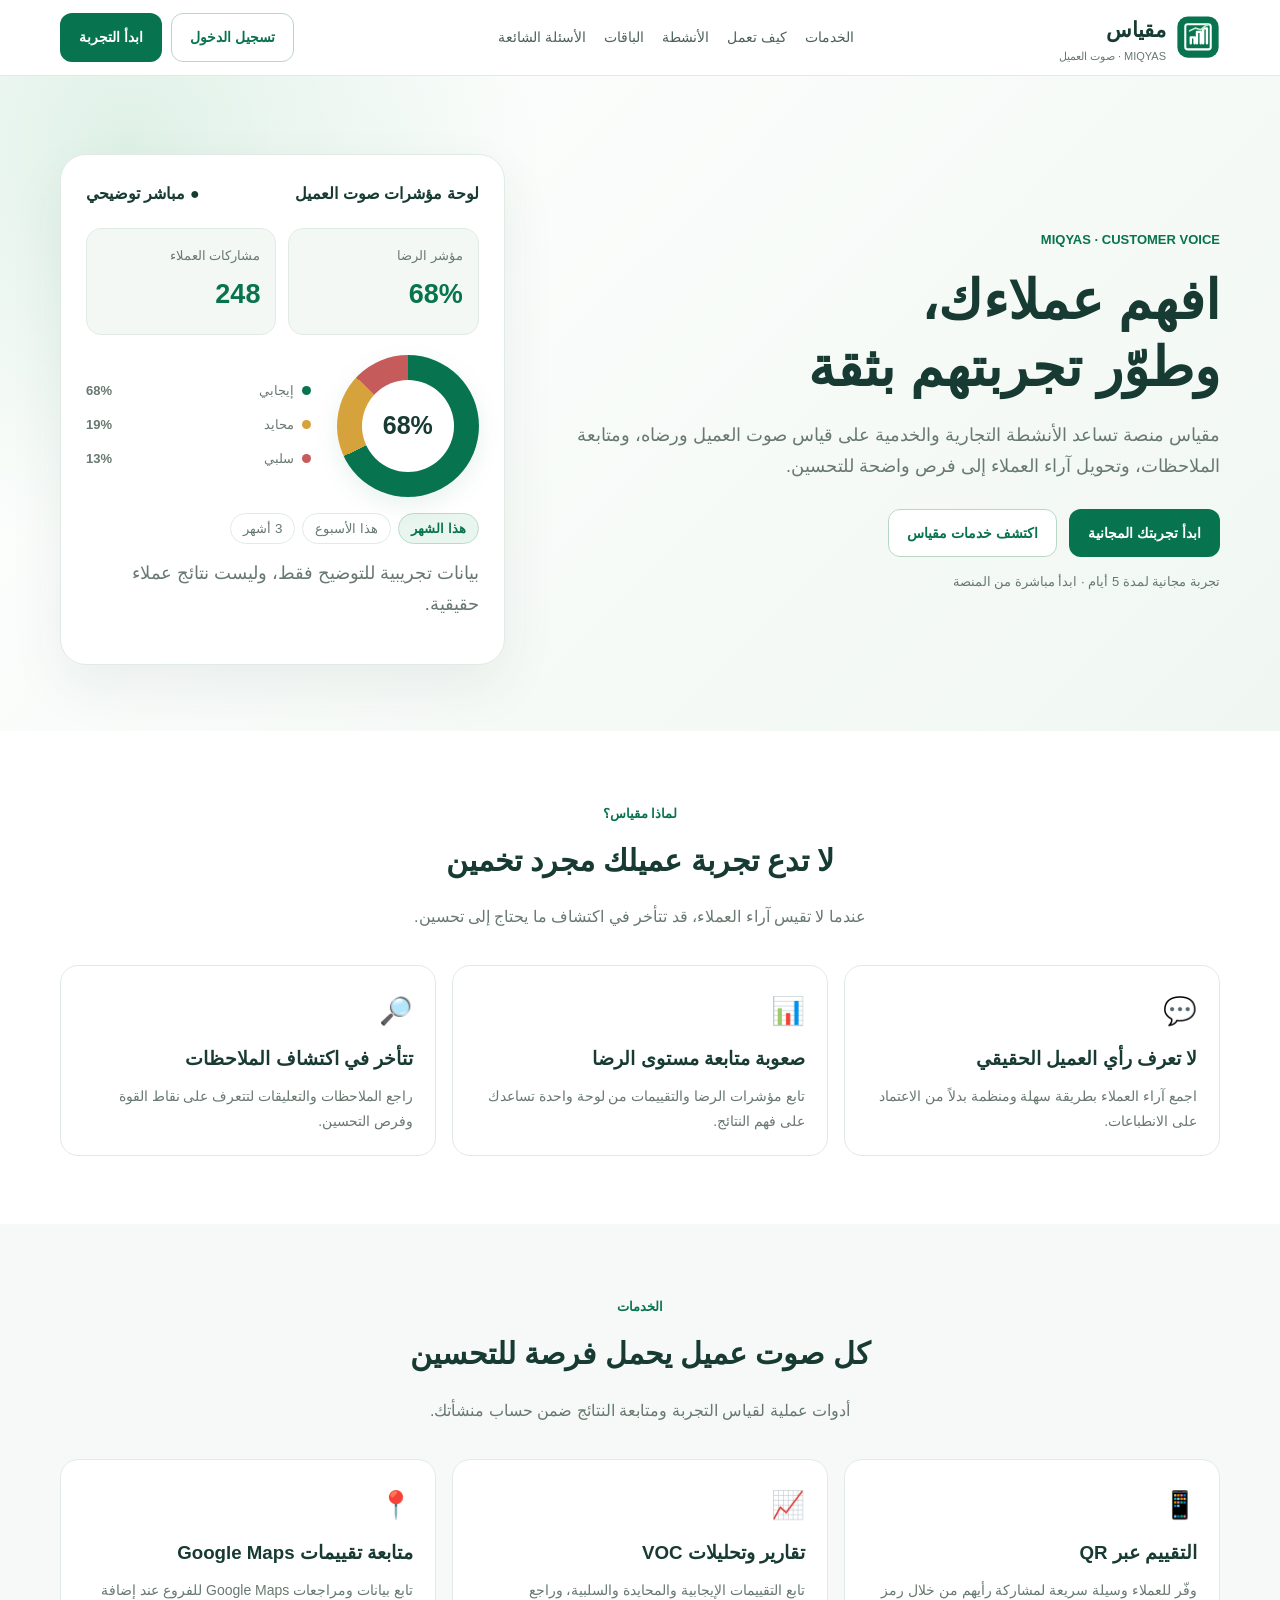
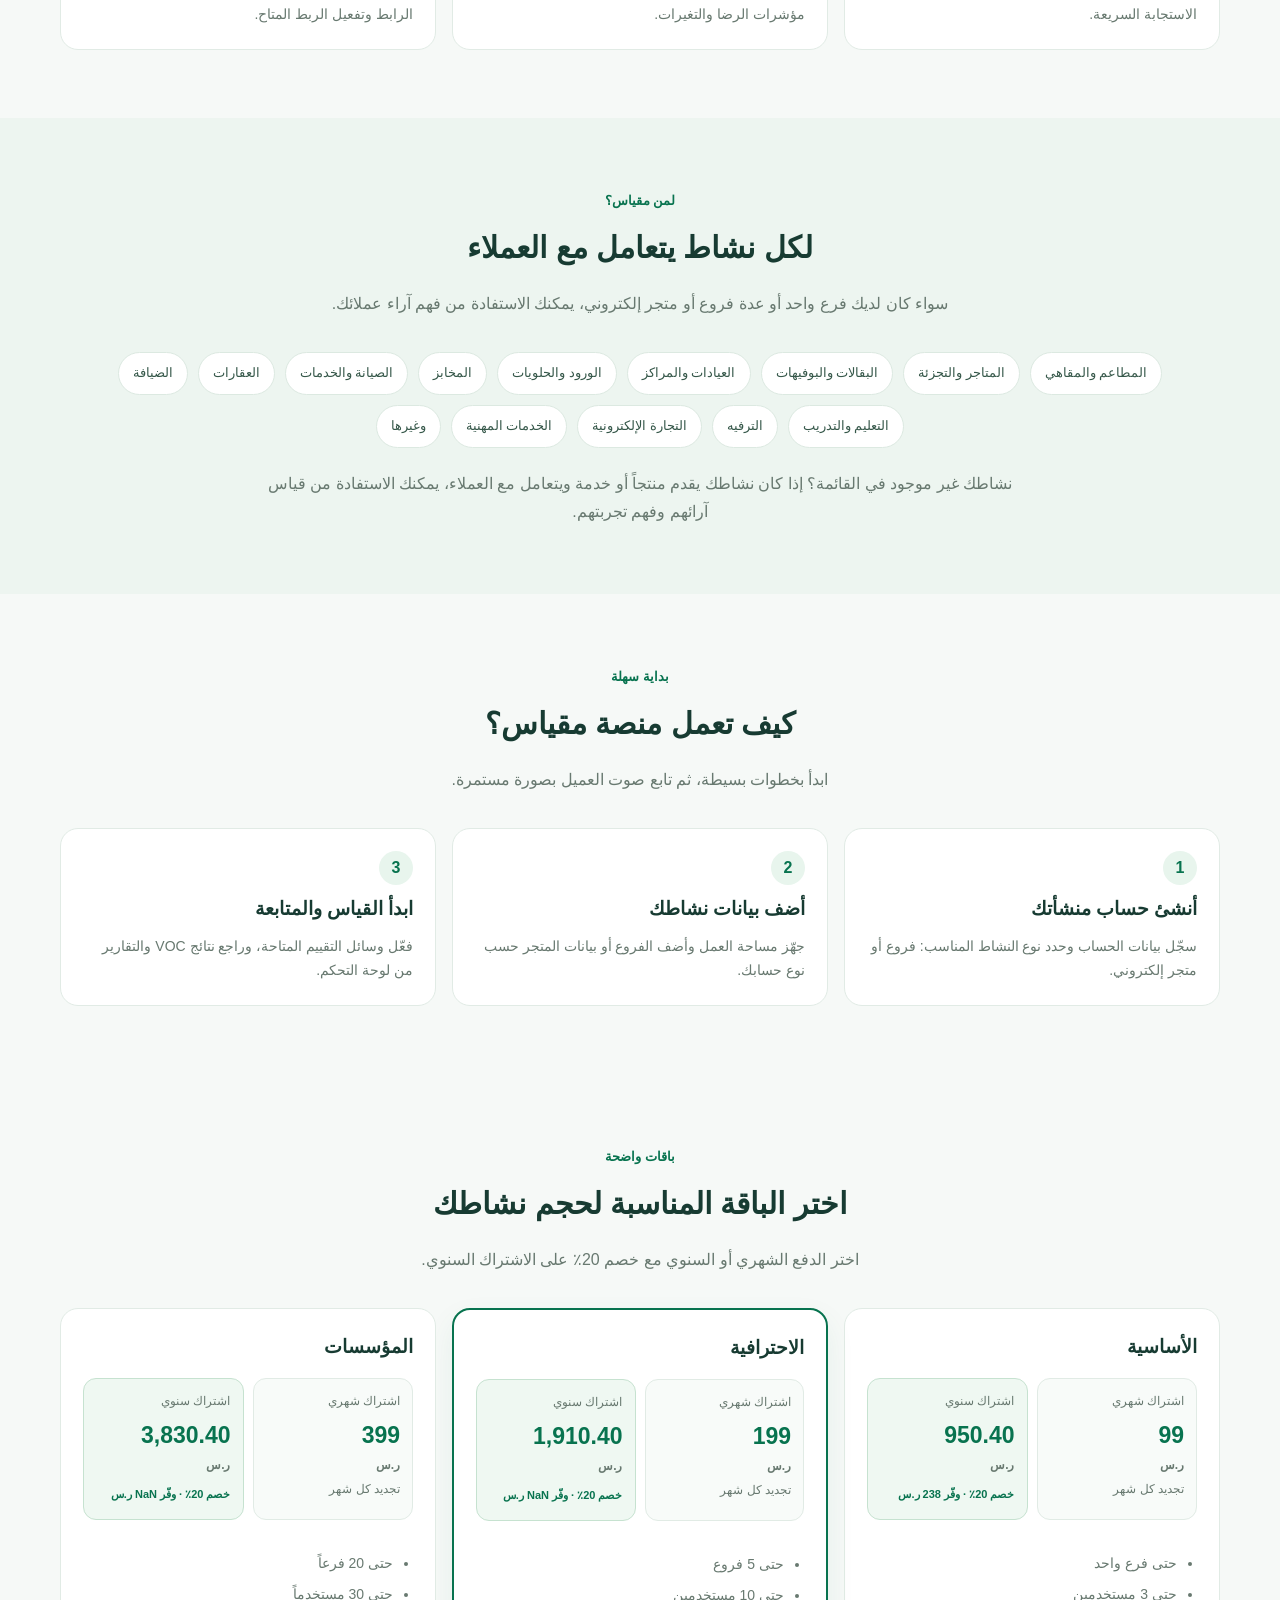
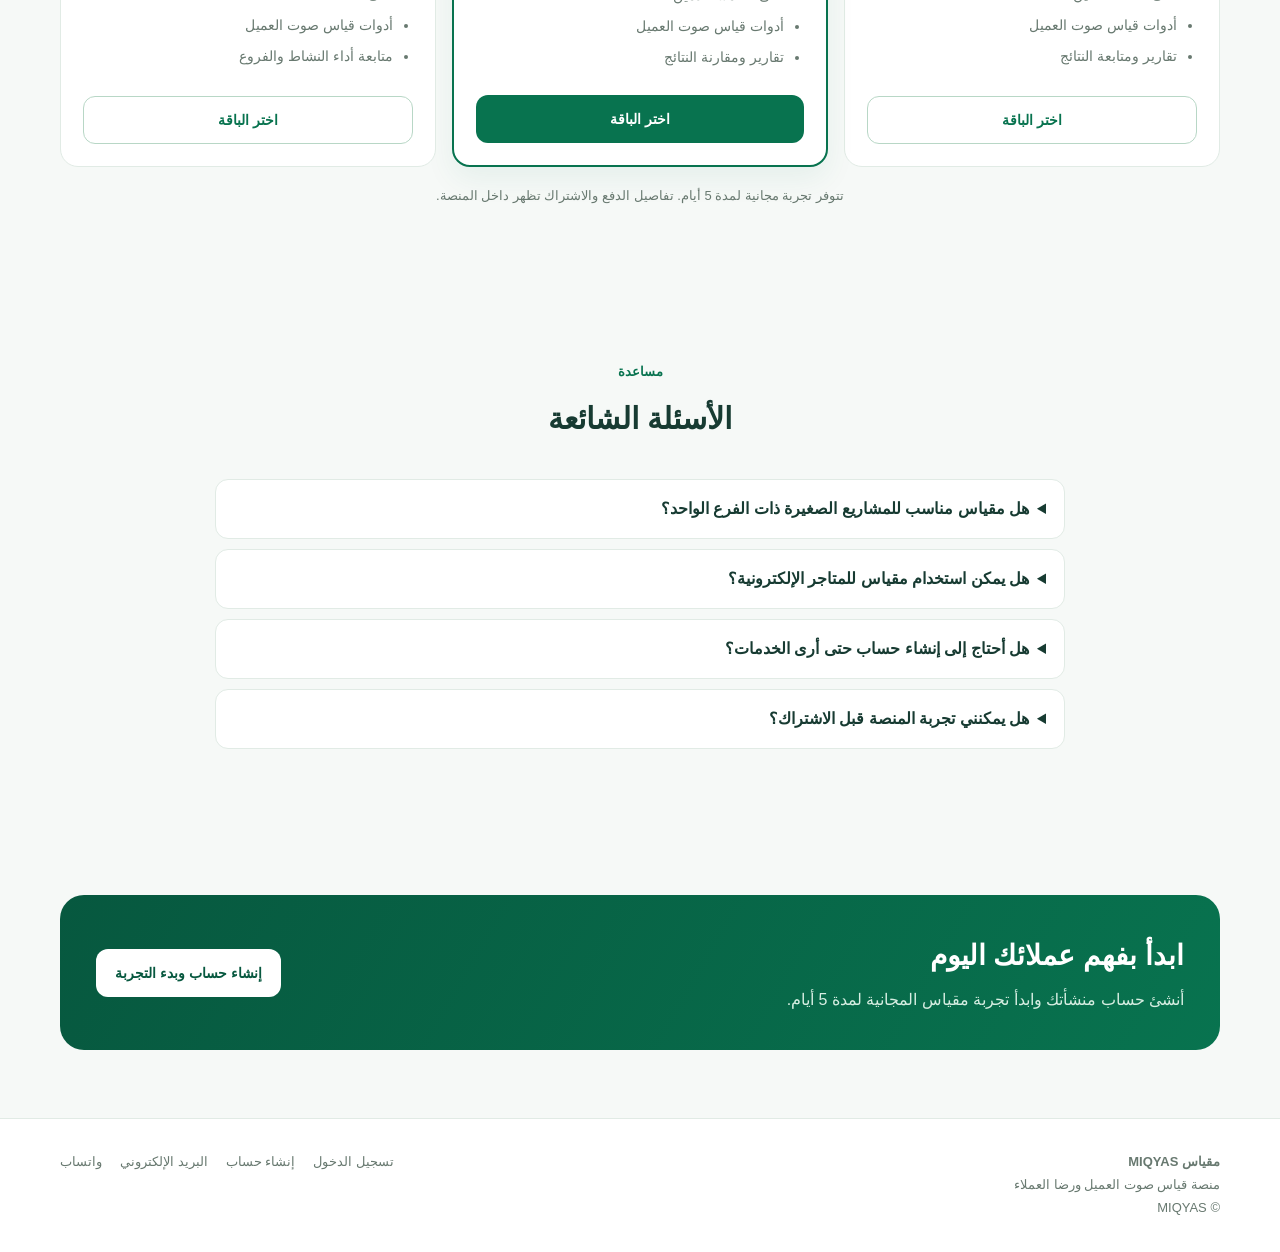
<file: index.html>
<!doctype html>
<html lang="ar" dir="rtl">
<head>
<meta charset="utf-8"><meta name="viewport" content="width=device-width,initial-scale=1"><meta name="theme-color" content="#086b4b">
<meta name="description" content="مقياس MIQYAS — منصة قياس صوت العميل ورضا العملاء وتحسين تجربة العملاء للأنشطة التجارية والخدمية.">
<title>مقياس MIQYAS | افهم عملاءك وطوّر تجربتهم</title><link rel="icon" href="icon.svg" type="image/svg+xml">
<style>
:root{--g:#08734f;--deep:#07583f;--navy:#173b32;--ink:#1b2923;--muted:#687970;--line:#e1ebe5;--bg:#f6f9f7}*{box-sizing:border-box}html{scroll-behavior:smooth}body{margin:0;background:var(--bg);color:var(--ink);font-family:Tahoma,Arial,sans-serif;line-height:1.75}a{color:inherit;text-decoration:none}.container{width:min(1160px,calc(100% - 36px));margin:auto}header{height:76px;background:#fff;border-bottom:1px solid var(--line);display:flex;align-items:center;position:sticky;top:0;z-index:10}.nav{display:flex;align-items:center;justify-content:space-between;gap:20px}.brand{display:flex;align-items:center;gap:10px;font-weight:800;color:var(--navy);font-size:21px}.brand img{width:44px;height:44px;object-fit:contain}.brand small{display:block;color:var(--muted);font-size:11px;font-weight:400;line-height:1.3}.navlinks,.actions{display:flex;align-items:center;gap:18px}.navlinks{color:#4f6258;font-size:14px}.actions{gap:9px}.btn{display:inline-flex;align-items:center;justify-content:center;padding:11px 18px;border-radius:12px;font-weight:700;font-size:14px;border:1px solid transparent;cursor:pointer}.btn-primary{background:var(--g);color:#fff}.btn-outline{background:#fff;color:var(--g);border-color:#b8d7c6}.hero{padding:78px 0 66px;background:radial-gradient(circle at 10% 10%,#dff1e7 0,transparent 32%),linear-gradient(135deg,#fff 0%,#f0f7f2 100%)}.hero-grid{display:grid;grid-template-columns:1.2fr .8fr;align-items:center;gap:48px}.eyebrow{color:var(--g);font-weight:800;font-size:13px}.hero h1{font-size:clamp(34px,5vw,54px);line-height:1.25;color:var(--navy);margin:14px 0}.hero p{font-size:18px;color:var(--muted);max-width:650px}.hero-actions{display:flex;gap:12px;flex-wrap:wrap;margin-top:26px}.trial{font-size:13px;color:var(--muted);margin-top:14px}.hero-visual{background:#fff;border:1px solid var(--line);border-radius:26px;padding:25px;box-shadow:0 22px 55px #173b3212}.visual-head{display:flex;justify-content:space-between;color:var(--navy);font-weight:700}.visual-kpis{display:grid;grid-template-columns:repeat(2,1fr);gap:12px;margin:20px 0}.kpi{background:#f3f8f5;border:1px solid var(--line);border-radius:15px;padding:15px}.kpi small{display:block;color:var(--muted)}.kpi b{display:block;color:var(--g);font-size:27px;margin-top:4px}.visual-bars{display:grid;gap:12px}.bar{height:10px;background:#edf2ee;border-radius:20px;overflow:hidden}.bar i{display:block;height:100%;border-radius:20px;background:linear-gradient(90deg,#8bc8a7,var(--g));transition:width .7s ease}.hero-visual{position:relative;overflow:hidden}.visual-chart{display:grid;grid-template-columns:150px 1fr;gap:18px;align-items:center;margin-top:18px}.donut{width:142px;height:142px;border-radius:50%;background:conic-gradient(#08734f 0 68%,#d6a23c 68% 87%,#c65b5b 87% 100%);display:grid;place-items:center;position:relative;box-shadow:0 8px 24px #08734f18}.donut:before{content:"";position:absolute;width:92px;height:92px;background:#fff;border-radius:50%}.donut b{position:relative;color:var(--navy);font-size:25px}.chart-legend{display:grid;gap:11px}.legend-row{display:flex;justify-content:space-between;gap:12px;font-size:13px;color:var(--muted)}.legend-row span:first-child:before{content:"";display:inline-block;width:9px;height:9px;border-radius:50%;background:var(--dot);margin-left:8px}.chart-tabs{display:flex;gap:7px;margin-top:16px}.chart-tabs button{border:1px solid var(--line);background:#fff;border-radius:20px;padding:7px 12px;color:var(--muted);cursor:pointer}.chart-tabs button.active{background:#e9f6ef;border-color:#b9dcc8;color:var(--g);font-weight:700}.pricing-pair{display:grid;grid-template-columns:1fr 1fr;gap:9px;margin:14px 0}.price-option{border:1px solid var(--line);border-radius:13px;padding:12px;background:#f8fbf9}.price-option.annual{background:#eff8f2;border-color:#c6e2d0}.price-option small{display:block;color:var(--muted);font-size:12px}.price-option b{display:block;font-size:23px;color:var(--g);margin:3px 0}.price-option em{font-style:normal;color:#08734f;font-size:11px;font-weight:700}.plan .btn{margin-top:8px}section.content{padding:68px 0}.section-head{text-align:center;max-width:760px;margin:0 auto 34px}.section-head h2{font-size:30px;color:var(--navy);margin:8px 0}.section-head p,.feature p,.step p{color:var(--muted)}.grid{display:grid;grid-template-columns:repeat(3,minmax(0,1fr));gap:16px}.feature,.step,.plan{background:#fff;border:1px solid var(--line);border-radius:18px;padding:22px}.feature .ico{font-size:27px}.feature h3,.step h3{color:var(--navy);margin:8px 0}.feature p,.step p{font-size:14px;margin:0}.pain{background:#fff}.steps{counter-reset:steps}.step:before{counter-increment:steps;content:counter(steps);display:grid;place-items:center;width:34px;height:34px;border-radius:50%;background:#e8f5ed;color:var(--g);font-weight:800}.audience{background:#edf5f0}.chips{display:flex;justify-content:center;gap:10px;flex-wrap:wrap}.chip{background:#fff;border:1px solid #dce9e1;color:#36584a;padding:9px 14px;border-radius:30px;font-size:13px}.audience-note{text-align:center;color:var(--muted);margin:22px auto 0;max-width:780px}.pricing{align-items:stretch}.plan{display:flex;flex-direction:column}.plan h3{margin:0;color:var(--navy)}.price{font-size:34px;font-weight:800;color:var(--g);margin:8px 0}.price small{font-size:13px;color:var(--muted);font-weight:400}.plan ul{padding-right:20px;color:var(--muted);font-size:14px;line-height:2.2;flex:1}.plan .btn{width:100%}.plan.featured{border:2px solid var(--g);box-shadow:0 12px 30px #08734f12}.faq{max-width:850px;margin:auto}.faq details{background:#fff;border:1px solid var(--line);border-radius:13px;padding:15px 18px;margin:10px 0}.faq summary{cursor:pointer;font-weight:700;color:var(--navy)}.faq p{color:var(--muted);margin-bottom:0}.cta{background:linear-gradient(120deg,var(--deep),var(--g));color:#fff;border-radius:24px;padding:36px;display:flex;justify-content:space-between;align-items:center;gap:22px}.cta h2{margin:0 0 6px;font-size:28px}.cta p{margin:0;color:#d7eee2}.cta .btn{background:#fff;color:var(--deep);white-space:nowrap}footer{padding:32px 0;background:#fff;border-top:1px solid var(--line);color:var(--muted);font-size:13px}.foot{display:flex;justify-content:space-between;gap:20px;flex-wrap:wrap}.footlinks{display:flex;gap:18px;flex-wrap:wrap}
@media(max-width:820px){.navlinks{display:none}.hero{padding:50px 0}.hero-grid{grid-template-columns:1fr;gap:28px}.grid{grid-template-columns:1fr}.cta{align-items:flex-start;flex-direction:column}.cta .btn{width:100%}.section-head h2{font-size:26px}}@media(max-width:480px){.visual-chart{grid-template-columns:1fr;justify-items:center}.chart-legend{width:100%}.container{width:calc(100% - 26px)}header{height:66px}.brand{font-size:18px}.brand img{width:39px;height:39px}.nav .actions .btn-outline{display:none}.nav .btn{padding:9px 12px;font-size:12px}.hero h1{font-size:34px}.hero p{font-size:16px}.hero-visual{padding:17px}.visual-kpis{gap:8px}.kpi{padding:12px}.kpi b{font-size:23px}section.content{padding:50px 0}}
</style>
<script>if(location.search||location.hash)location.replace('app.html'+location.search+location.hash);</script>
</head><body>
<header><div class="container nav"><a class="brand" href="#"><img src="icon.svg" alt="شعار مقياس"><span>مقياس<small>MIQYAS · صوت العميل</small></span></a><nav class="navlinks"><a href="#features">الخدمات</a><a href="#how">كيف تعمل</a><a href="#audience">الأنشطة</a><a href="#pricing">الباقات</a><a href="#faq">الأسئلة الشائعة</a></nav><div class="actions"><a class="btn btn-outline" href="app.html">تسجيل الدخول</a><a class="btn btn-primary" href="app.html?signup=1">ابدأ التجربة</a></div></div></header>
<main>
<section class="hero"><div class="container hero-grid"><div><span class="eyebrow">MIQYAS · CUSTOMER VOICE</span><h1>افهم عملاءك،<br>وطوّر تجربتهم بثقة</h1><p>مقياس منصة تساعد الأنشطة التجارية والخدمية على قياس صوت العميل ورضاه، ومتابعة الملاحظات، وتحويل آراء العملاء إلى فرص واضحة للتحسين.</p><div class="hero-actions"><a class="btn btn-primary" href="app.html?signup=1">ابدأ تجربتك المجانية</a><a class="btn btn-outline" href="#features">اكتشف خدمات مقياس</a></div><div class="trial">تجربة مجانية لمدة 5 أيام · ابدأ مباشرة من المنصة</div></div><div class="hero-visual"><div class="visual-head"><span>لوحة مؤشرات صوت العميل</span><span>● مباشر توضيحي</span></div><div class="visual-kpis"><div class="kpi"><small>مؤشر الرضا</small><b id="demoSatisfaction">68%</b></div><div class="kpi"><small>مشاركات العملاء</small><b id="demoResponses">248</b></div></div><div class="visual-chart"><div class="donut" id="demoDonut"><b id="demoDonutValue">68%</b></div><div class="chart-legend"><div class="legend-row"><span style="--dot:#08734f">إيجابي</span><b id="demoPositive">68%</b></div><div class="legend-row"><span style="--dot:#d6a23c">محايد</span><b id="demoNeutral">19%</b></div><div class="legend-row"><span style="--dot:#c65b5b">سلبي</span><b id="demoNegative">13%</b></div></div></div><div class="chart-tabs" role="group" aria-label="تغيير العرض التوضيحي"><button class="active" type="button" data-demo-chart="month">هذا الشهر</button><button type="button" data-demo-chart="week">هذا الأسبوع</button><button type="button" data-demo-chart="quarter">3 أشهر</button></div><p class="trial">بيانات تجريبية للتوضيح فقط، وليست نتائج عملاء حقيقية.</p></div></div></section>
<section class="content pain"><div class="container"><div class="section-head"><span class="eyebrow">لماذا مقياس؟</span><h2>لا تدع تجربة عميلك مجرد تخمين</h2><p>عندما لا تقيس آراء العملاء، قد تتأخر في اكتشاف ما يحتاج إلى تحسين.</p></div><div class="grid"><article class="feature"><div class="ico">💬</div><h3>لا تعرف رأي العميل الحقيقي</h3><p>اجمع آراء العملاء بطريقة سهلة ومنظمة بدلاً من الاعتماد على الانطباعات.</p></article><article class="feature"><div class="ico">📊</div><h3>صعوبة متابعة مستوى الرضا</h3><p>تابع مؤشرات الرضا والتقييمات من لوحة واحدة تساعدك على فهم النتائج.</p></article><article class="feature"><div class="ico">🔎</div><h3>تتأخر في اكتشاف الملاحظات</h3><p>راجع الملاحظات والتعليقات لتتعرف على نقاط القوة وفرص التحسين.</p></article></div></div></section>
<section class="content" id="features"><div class="container"><div class="section-head"><span class="eyebrow">الخدمات</span><h2>كل صوت عميل يحمل فرصة للتحسين</h2><p>أدوات عملية لقياس التجربة ومتابعة النتائج ضمن حساب منشأتك.</p></div><div class="grid"><article class="feature"><div class="ico">📱</div><h3>التقييم عبر QR</h3><p>وفّر للعملاء وسيلة سريعة لمشاركة رأيهم من خلال رمز الاستجابة السريعة.</p></article><article class="feature"><div class="ico">📈</div><h3>تقارير وتحليلات VOC</h3><p>تابع التقييمات الإيجابية والمحايدة والسلبية، وراجع مؤشرات الرضا والتغيرات.</p></article><article class="feature"><div class="ico">📍</div><h3>متابعة تقييمات Google Maps</h3><p>تابع بيانات ومراجعات Google Maps للفروع عند إضافة الرابط وتفعيل الربط المتاح.</p></article></div></div></section>
<section class="content audience" id="audience"><div class="container"><div class="section-head"><span class="eyebrow">لمن مقياس؟</span><h2>لكل نشاط يتعامل مع العملاء</h2><p>سواء كان لديك فرع واحد أو عدة فروع أو متجر إلكتروني، يمكنك الاستفادة من فهم آراء عملائك.</p></div><div class="chips"><span class="chip">المطاعم والمقاهي</span><span class="chip">المتاجر والتجزئة</span><span class="chip">البقالات والبوفيهات</span><span class="chip">العيادات والمراكز</span><span class="chip">الورود والحلويات</span><span class="chip">المخابز</span><span class="chip">الصيانة والخدمات</span><span class="chip">العقارات</span><span class="chip">الضيافة</span><span class="chip">التعليم والتدريب</span><span class="chip">الترفيه</span><span class="chip">التجارة الإلكترونية</span><span class="chip">الخدمات المهنية</span><span class="chip">وغيرها</span></div><p class="audience-note">نشاطك غير موجود في القائمة؟ إذا كان نشاطك يقدم منتجاً أو خدمة ويتعامل مع العملاء، يمكنك الاستفادة من قياس آرائهم وفهم تجربتهم.</p></div></section>
<section class="content" id="how"><div class="container"><div class="section-head"><span class="eyebrow">بداية سهلة</span><h2>كيف تعمل منصة مقياس؟</h2><p>ابدأ بخطوات بسيطة، ثم تابع صوت العميل بصورة مستمرة.</p></div><div class="grid steps"><article class="step"><h3>أنشئ حساب منشأتك</h3><p>سجّل بيانات الحساب وحدد نوع النشاط المناسب: فروع أو متجر إلكتروني.</p></article><article class="step"><h3>أضف بيانات نشاطك</h3><p>جهّز مساحة العمل وأضف الفروع أو بيانات المتجر حسب نوع حسابك.</p></article><article class="step"><h3>ابدأ القياس والمتابعة</h3><p>فعّل وسائل التقييم المتاحة، وراجع نتائج VOC والتقارير من لوحة التحكم.</p></article></div></div></section>
<section class="content" id="pricing"><div class="container"><div class="section-head"><span class="eyebrow">باقات واضحة</span><h2>اختر الباقة المناسبة لحجم نشاطك</h2><p>اختر الدفع الشهري أو السنوي مع خصم 20٪ على الاشتراك السنوي.</p></div><div class="grid pricing"><article class="plan "><h3>الأساسية</h3><div class="pricing-pair"><div class="price-option"><small>اشتراك شهري</small><b>99 <small>ر.س</small></b><small>تجديد كل شهر</small></div><div class="price-option annual"><small>اشتراك سنوي</small><b>950.40 <small>ر.س</small></b><em>خصم 20٪ · وفّر 238 ر.س</em></div></div><ul><li>حتى فرع واحد</li><li>حتى 3 مستخدمين</li><li>أدوات قياس صوت العميل</li><li>تقارير ومتابعة النتائج</li></ul><a class="btn btn-outline" href="app.html?signup=1">اختر الباقة</a></article><article class="plan featured"><h3>الاحترافية</h3><div class="pricing-pair"><div class="price-option"><small>اشتراك شهري</small><b>199 <small>ر.س</small></b><small>تجديد كل شهر</small></div><div class="price-option annual"><small>اشتراك سنوي</small><b>1,910.40 <small>ر.س</small></b><em>خصم 20٪ · وفّر NaN ر.س</em></div></div><ul><li>حتى 5 فروع</li><li>حتى 10 مستخدمين</li><li>أدوات قياس صوت العميل</li><li>تقارير ومقارنة النتائج</li></ul><a class="btn btn-primary" href="app.html?signup=1">اختر الباقة</a></article><article class="plan "><h3>المؤسسات</h3><div class="pricing-pair"><div class="price-option"><small>اشتراك شهري</small><b>399 <small>ر.س</small></b><small>تجديد كل شهر</small></div><div class="price-option annual"><small>اشتراك سنوي</small><b>3,830.40 <small>ر.س</small></b><em>خصم 20٪ · وفّر NaN ر.س</em></div></div><ul><li>حتى 20 فرعاً</li><li>حتى 30 مستخدماً</li><li>أدوات قياس صوت العميل</li><li>متابعة أداء النشاط والفروع</li></ul><a class="btn btn-outline" href="app.html?signup=1">اختر الباقة</a></article></div><p class="trial" style="text-align:center;margin-top:18px">تتوفر تجربة مجانية لمدة 5 أيام. تفاصيل الدفع والاشتراك تظهر داخل المنصة.</p></div></section>
<section class="content" id="faq"><div class="container"><div class="section-head"><span class="eyebrow">مساعدة</span><h2>الأسئلة الشائعة</h2></div><div class="faq"><details><summary>هل مقياس مناسب للمشاريع الصغيرة ذات الفرع الواحد؟</summary><p>نعم، يمكنك البدء بالباقة الأساسية المخصصة لفرع واحد وحتى 3 مستخدمين.</p></details><details><summary>هل يمكن استخدام مقياس للمتاجر الإلكترونية؟</summary><p>نعم، يمكنك اختيار نوع النشاط «متجر إلكتروني» أثناء إنشاء الحساب.</p></details><details><summary>هل أحتاج إلى إنشاء حساب حتى أرى الخدمات؟</summary><p>لا، يمكنك التعرف على الخدمات والباقات من هذه الصفحة، وتحتاج إلى حساب عند بدء استخدام لوحة المنصة.</p></details><details><summary>هل يمكنني تجربة المنصة قبل الاشتراك؟</summary><p>نعم، تتوفر تجربة مجانية لمدة 5 أيام.</p></details></div></div></section>
<section class="content"><div class="container"><div class="cta"><div><h2>ابدأ بفهم عملائك اليوم</h2><p>أنشئ حساب منشأتك وابدأ تجربة مقياس المجانية لمدة 5 أيام.</p></div><a class="btn" href="app.html?signup=1">إنشاء حساب وبدء التجربة</a></div></div></section>
</main><script>
const demoSets={month:{p:68,n:19,x:13,r:248},week:{p:74,n:16,x:10,r:62},quarter:{p:81,n:12,x:7,r:684}};
document.querySelectorAll("[data-demo-chart]").forEach(btn=>btn.addEventListener("click",()=>{
 const d=demoSets[btn.dataset.demoChart];if(!d)return;
 document.querySelectorAll("[data-demo-chart]").forEach(x=>x.classList.toggle("active",x===btn));
 document.getElementById("demoSatisfaction").textContent=d.p+"%";
 document.getElementById("demoResponses").textContent=d.r.toLocaleString("en-US");
 document.getElementById("demoDonutValue").textContent=d.p+"%";
 document.getElementById("demoPositive").textContent=d.p+"%";
 document.getElementById("demoNeutral").textContent=d.n+"%";
 document.getElementById("demoNegative").textContent=d.x+"%";
 document.getElementById("demoDonut").style.background="conic-gradient(#08734f 0 "+d.p+"%,#d6a23c "+d.p+"% "+(d.p+d.n)+"%,#c65b5b "+(d.p+d.n)+"% 100%)";
}));
</script><footer><div class="container foot"><div><strong>مقياس MIQYAS</strong><div>منصة قياس صوت العميل ورضا العملاء</div><div>© MIQYAS</div></div><div class="footlinks"><a href="app.html">تسجيل الدخول</a><a href="app.html?signup=1">إنشاء حساب</a><a href="mailto:miqyassupport@gmail.com">البريد الإلكتروني</a><a href="https://wa.me/96653056303" target="_blank" rel="noopener">واتساب</a></div></div></footer>
</body></html>
</file>
